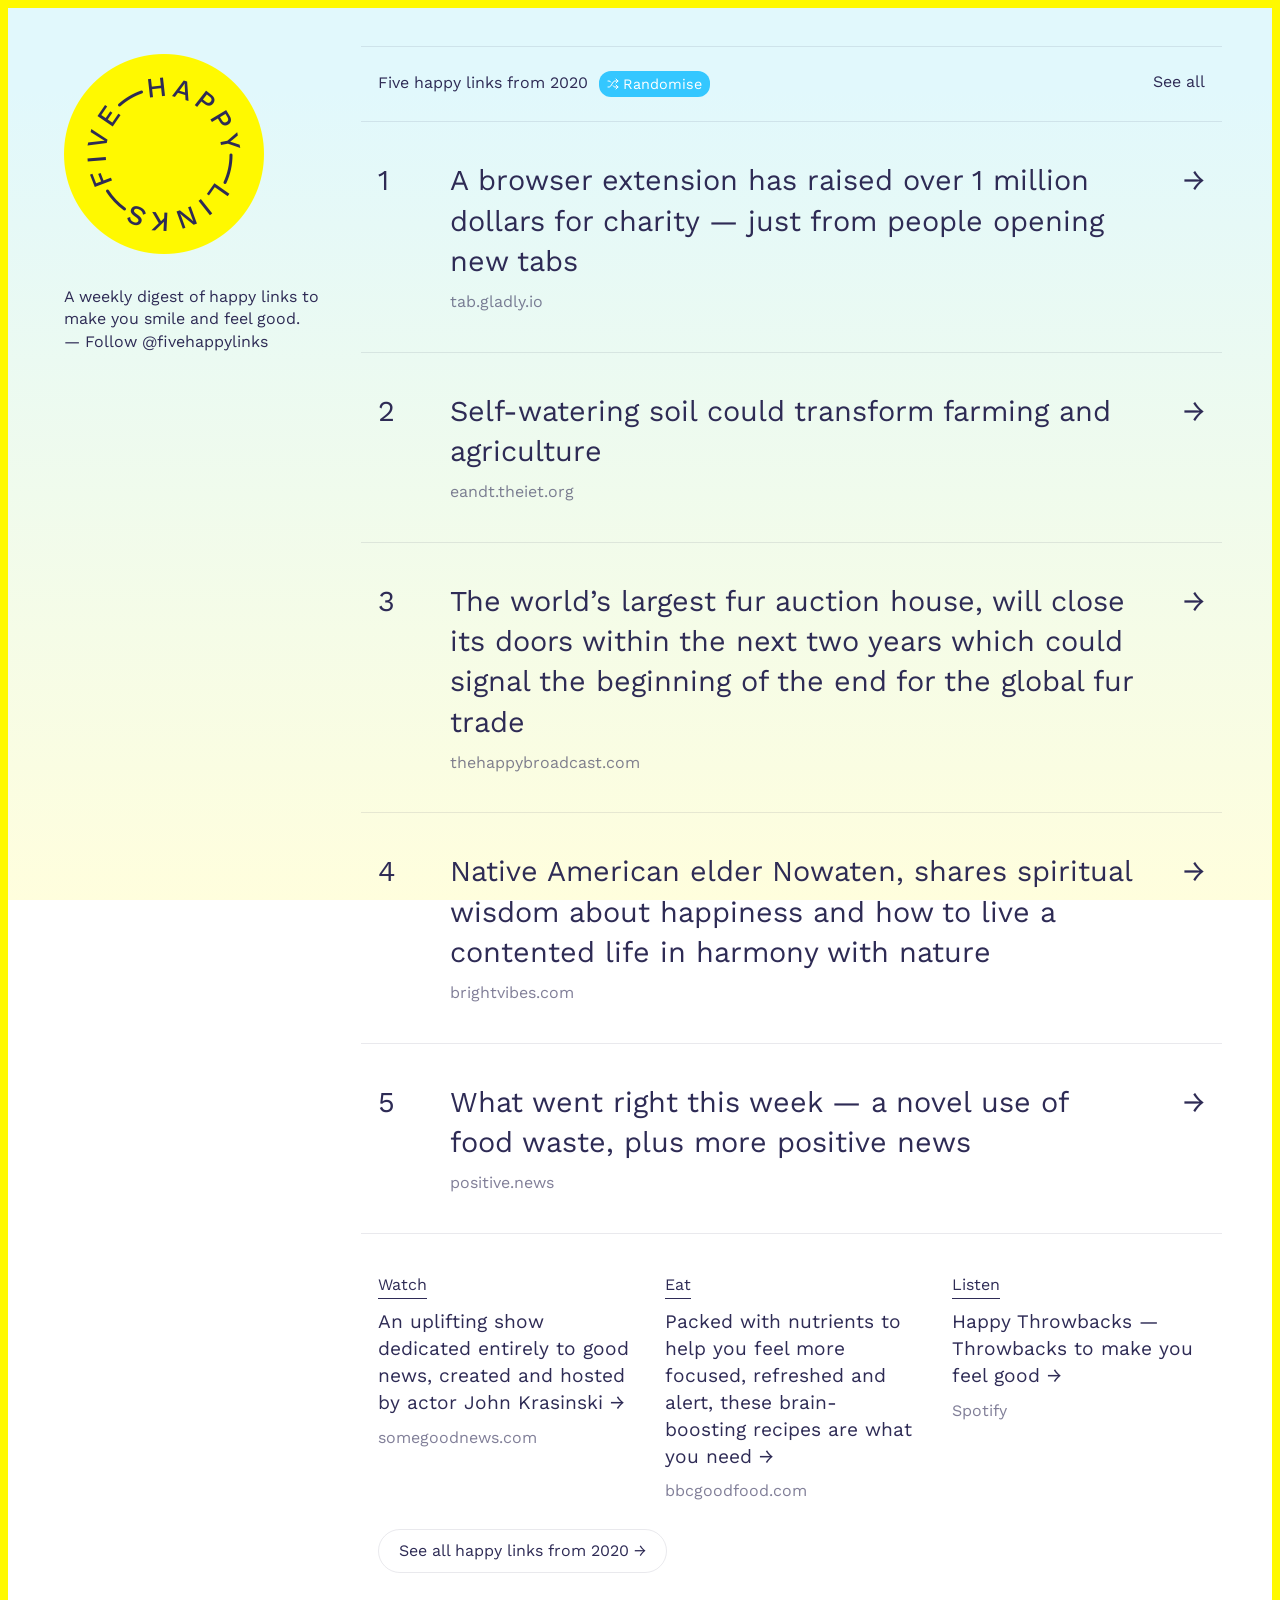
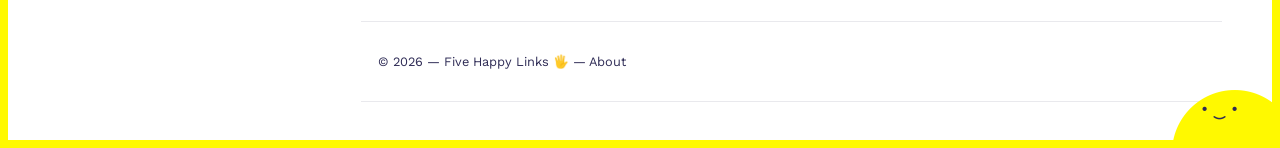
<file: index.html>
<!doctype html>
<html class="no-js" lang="">
<head>
    <meta charset="utf-8">
    <title>Five Happy Links — Weekly digest of happy links and things to make you smile and feel good</title>
    <meta name="description" content="A weekly digest of happy links to make you smile and feel good">
    <meta name="viewport" content="width=device-width, initial-scale=1">

    <link href="https://fivehappylinks.com" rel="canonical">

    <meta content="https://fivehappylinks.com" property="og:url">
    <meta content="website" property="og:type">
    <meta content="Five Happy Links" property="og:title">
    <meta content="A weekly digest of happy links to make you smile and feel good" property="og:description">
    <meta content="https://fivehappylinks.com/img/social.png" property="og:image">
    <meta content="1200" property="og:image:width">
    <meta content="630" property="og:image:height">
    <!-- twitter -->
    <meta name="twitter:card" content="summary_large_image">
    <meta name="twitter:site" content="@fivehappylinks">
    <meta name="twitter:creator" content="@fivehappylinks">
    <meta name="twitter:title" content="Five Happy Links">
    <meta name="twitter:description" content="A weekly digest of happy links to make you smile and feel good">
    <meta name="twitter:image" content="https://fivehappylinks.com/img/social.png">

    <!-- favicons -->
    <link rel="apple-touch-icon" sizes="180x180" href="apple-touch-icon.png">
    <link rel="icon" type="image/png" sizes="32x32" href="favicon-32x32.png">
    <link rel="icon" type="image/png" sizes="16x16" href="favicon-16x16.png">
    <link rel="manifest" href="site.webmanifest">
    <link rel="mask-icon" href="safari-pinned-tab.svg" color="#5bbad5">
    <meta name="msapplication-TileColor" content="#e1f8fc">
    <meta name="theme-color" content="#e1f8fc">

    <!-- css -->
    <link rel="stylesheet" href="css/normalize.css">
    <link rel="stylesheet" href="css/main.css">

    <!-- fonts -->
    <link href="https://fonts.googleapis.com/css2?family=Work+Sans&display=swap" rel="stylesheet">
</head>

<body>
    <!--[if IE]>
    <p class="browserupgrade">You are using an <strong>outdated</strong> browser. Please <a href="https://browsehappy.com/">upgrade your browser</a> to improve your experience and security.</p>
  <![endif]-->

    <div class="container">
        <!-- Main Content Row -->
        <div class="row">

            <div class="col-3-l">

                <div class="row">

                    <div class="col-2 col-3-sm col-12-l">
                        <div class="logo">
                            <a href="./" title="Five Happy Links Home Page"><img class="rotate" src="img/logo.png" onmouseover="this.src='img/logo-hover.png';" onmouseout="this.src='img/logo.png';" alt="Five Happy Links Logo"></a>

                        </div>
                    </div>

                    <div class="col-10 col-9-sm col-12-l">

                        <p>A weekly digest of happy links to make you smile and feel good.
                            <br>— Follow <a href="https://twitter.com/fivehappylinks" target="_blank" title="Follow Five Happy Links on Twitter">@fivehappylinks</a></p>

                    </div>

                </div>
            </div>


            <div class="col-9-l">

                <div class="link-header row">
                    <div class="col-9 col-9-sm">
                        <p>Five happy links from 2020 <span class='newtag rounded hidden-sm'><a class='nobg randomise-link' href="./" title="Randomise happy links"><svg class="randomise-icon" xmlns="http://www.w3.org/2000/svg" width="12" height="12" viewBox="0 0 24 24" fill="none" stroke="currentColor" stroke-width="2" stroke-linecap="round" stroke-linejoin="round" aria-hidden="true"><path d="m18 14 4 4-4 4"/><path d="m18 2 4 4-4 4"/><path d="M2 18h1.973a4 4 0 0 0 3.3-1.7l5.454-8.6a4 4 0 0 1 3.3-1.7H22"/><path d="M2 6h1.972a4 4 0 0 1 3.6 2.2"/><path d="M22 18h-6.041a4 4 0 0 1-3.3-1.8l-.359-.45"/></svg><span>Randomise</span></a></span></p>
                    </div>

                    <div class="col-3 col-3-sm textalign-right">
                        <p>
                           <a href="2020.html" title="See all happy links from 2020">See all</a>
                        </p>
                    </div>

                </div>

					<!-- Random 2020 5 Happy links -->
                    <div id="happy-links"></div>
                    <!-- / 5 Happy links -->

								<!-- Featured -->
								<div class="happy-link row" id="featured-links">
								</div>
								<!-- / Featured -->




                                <!-- footer -->
                                <div class="footer row">
                                    <div class="col-12">
                                        <small>&copy; <span id="year"></span> — Five Happy Links 🖐 — <a href="about.html" title="About Five Happy Links">About</a></small>





                                    </div>



                                </div>
                                <!-- / footer -->




                            </div>
                            <!-- / Main Content Row -->




        </div>
        <!-- end container -->

	<!-- smiley face -->
	<div class="face">
		<img class="move" src="img/face.png" width="100" height="50" alt="Five Happy Links Logo">
	</div>
	<!-- / smiley face -->

        <!-- Scripts -->

        <script src="js/vendor/modernizr-3.8.0.min.js"></script>
        <script src="https://code.jquery.com/jquery-3.4.1.min.js" integrity="sha256-CSXorXvZcTkaix6Yvo6HppcZGetbYMGWSFlBw8HfCJo=" crossorigin="anonymous"></script>
        <script>
            window.jQuery || document.write('<script src="js/vendor/jquery-3.4.1.min.js"><\/script>')
        </script>
        <script src="js/plugins.js"></script>
        <script src="js/render.js"></script>
        <!--<script src="js/main.js"></script>-->
        <!-- twitter -->
        <script>
            ! function(d, s, id) {
                var js, fjs = d.getElementsByTagName(s)[0],
                    p = /^http:/.test(d.location) ? 'http' : 'https';
                if (!d.getElementById(id)) {
                    js = d.createElement(s);
                    js.id = id;
                    js.src = p + '://platform.twitter.com/widgets.js';
                    fjs.parentNode.insertBefore(js, fjs);
                }
            }(document, 'script', 'twitter-wjs');
        </script>
        <!-- Global site tag (gtag.js) - Google Analytics -->
        <script async src="https://www.googletagmanager.com/gtag/js?id=UA-546243-7"></script>
        <script>
            window.dataLayer = window.dataLayer || [];

            function gtag() {
                dataLayer.push(arguments);
            }
            gtag('js', new Date());

            gtag('config', 'UA-546243-7');
        </script>

        <!-- end Scripts -->

</body>

</html>
</file>
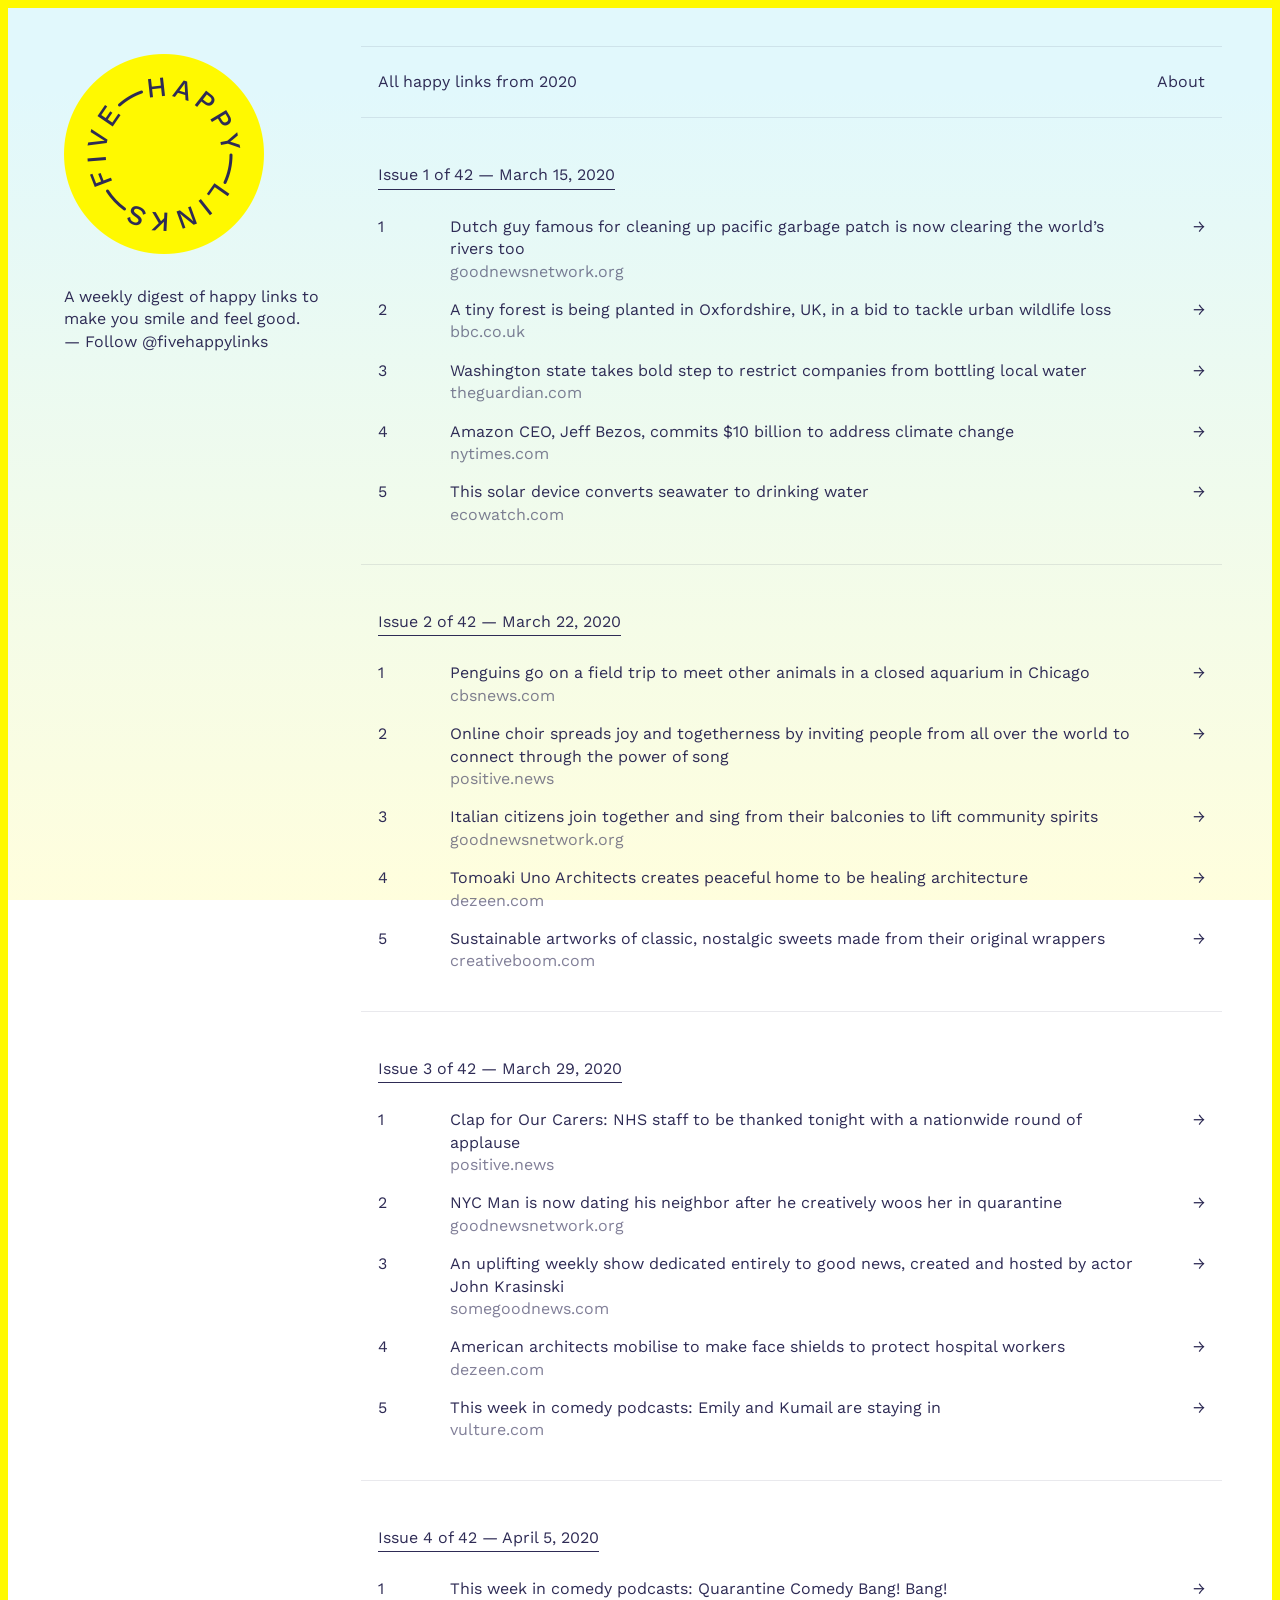
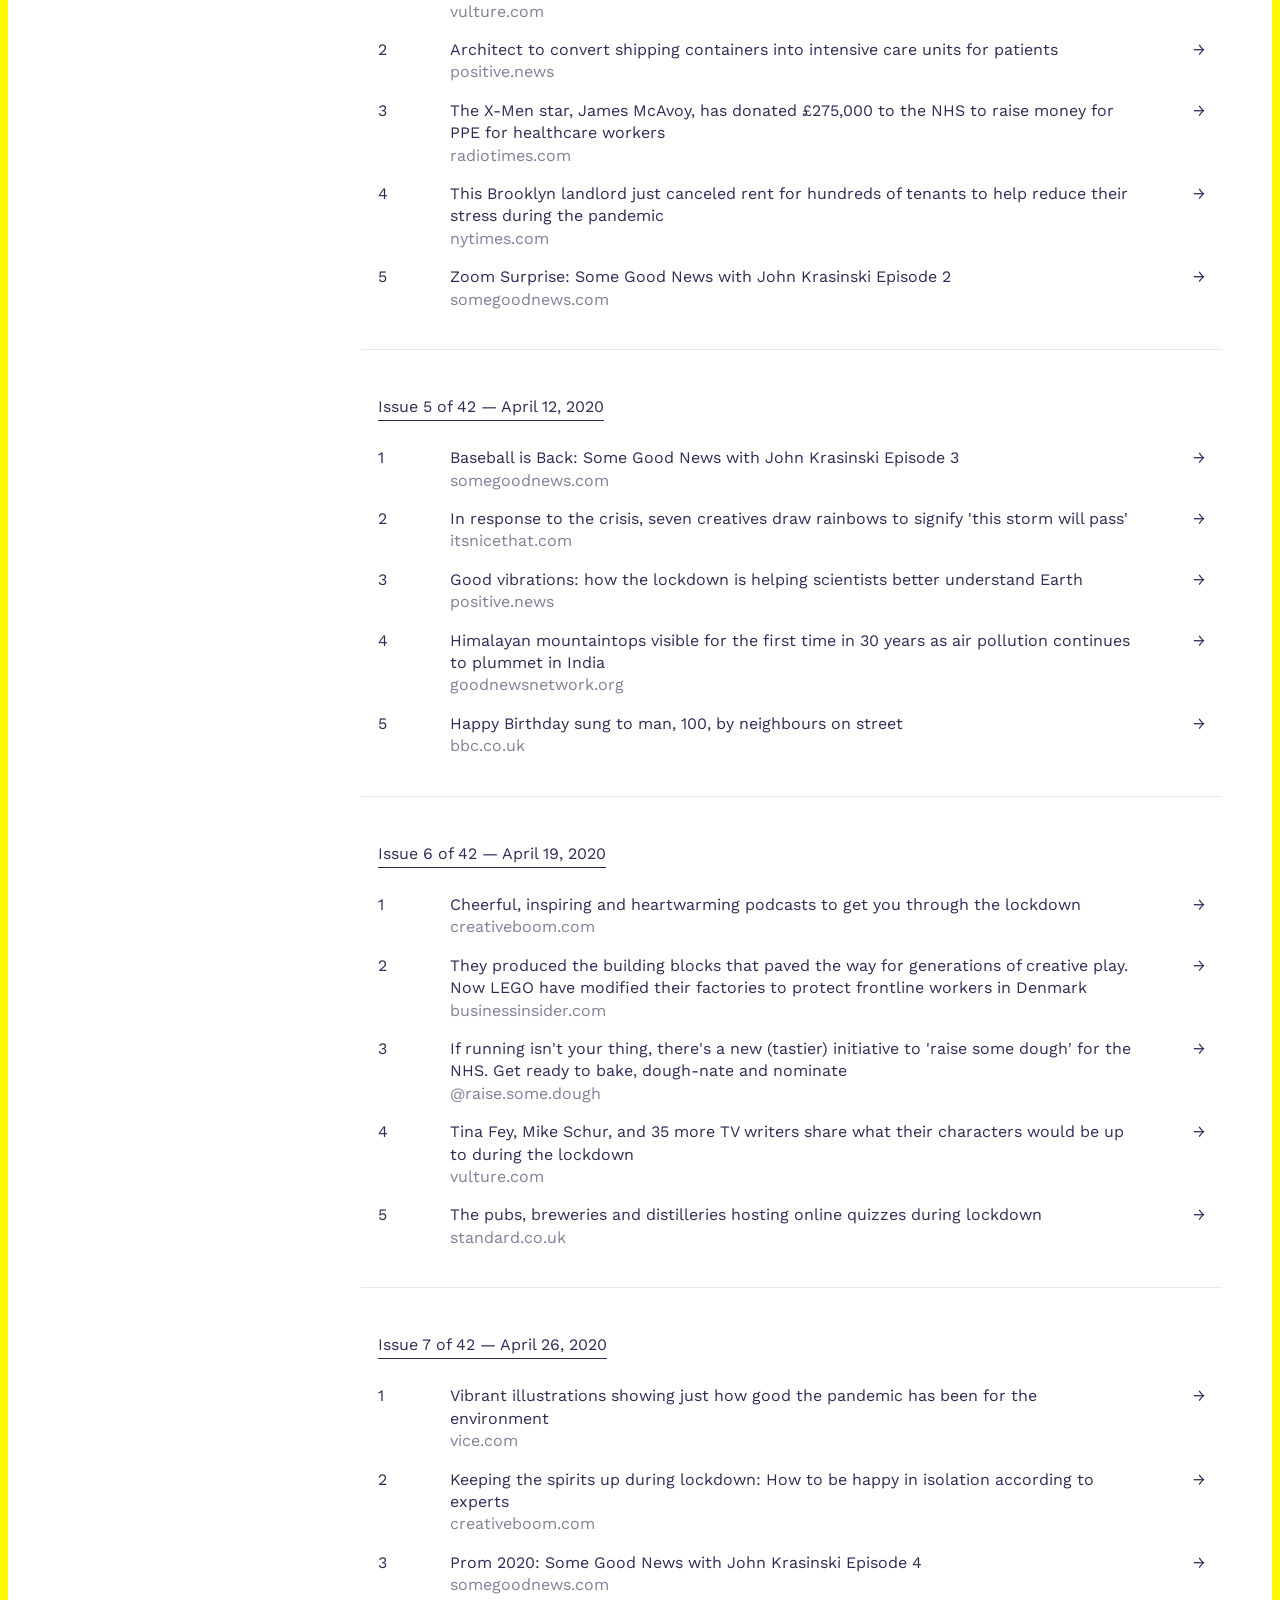
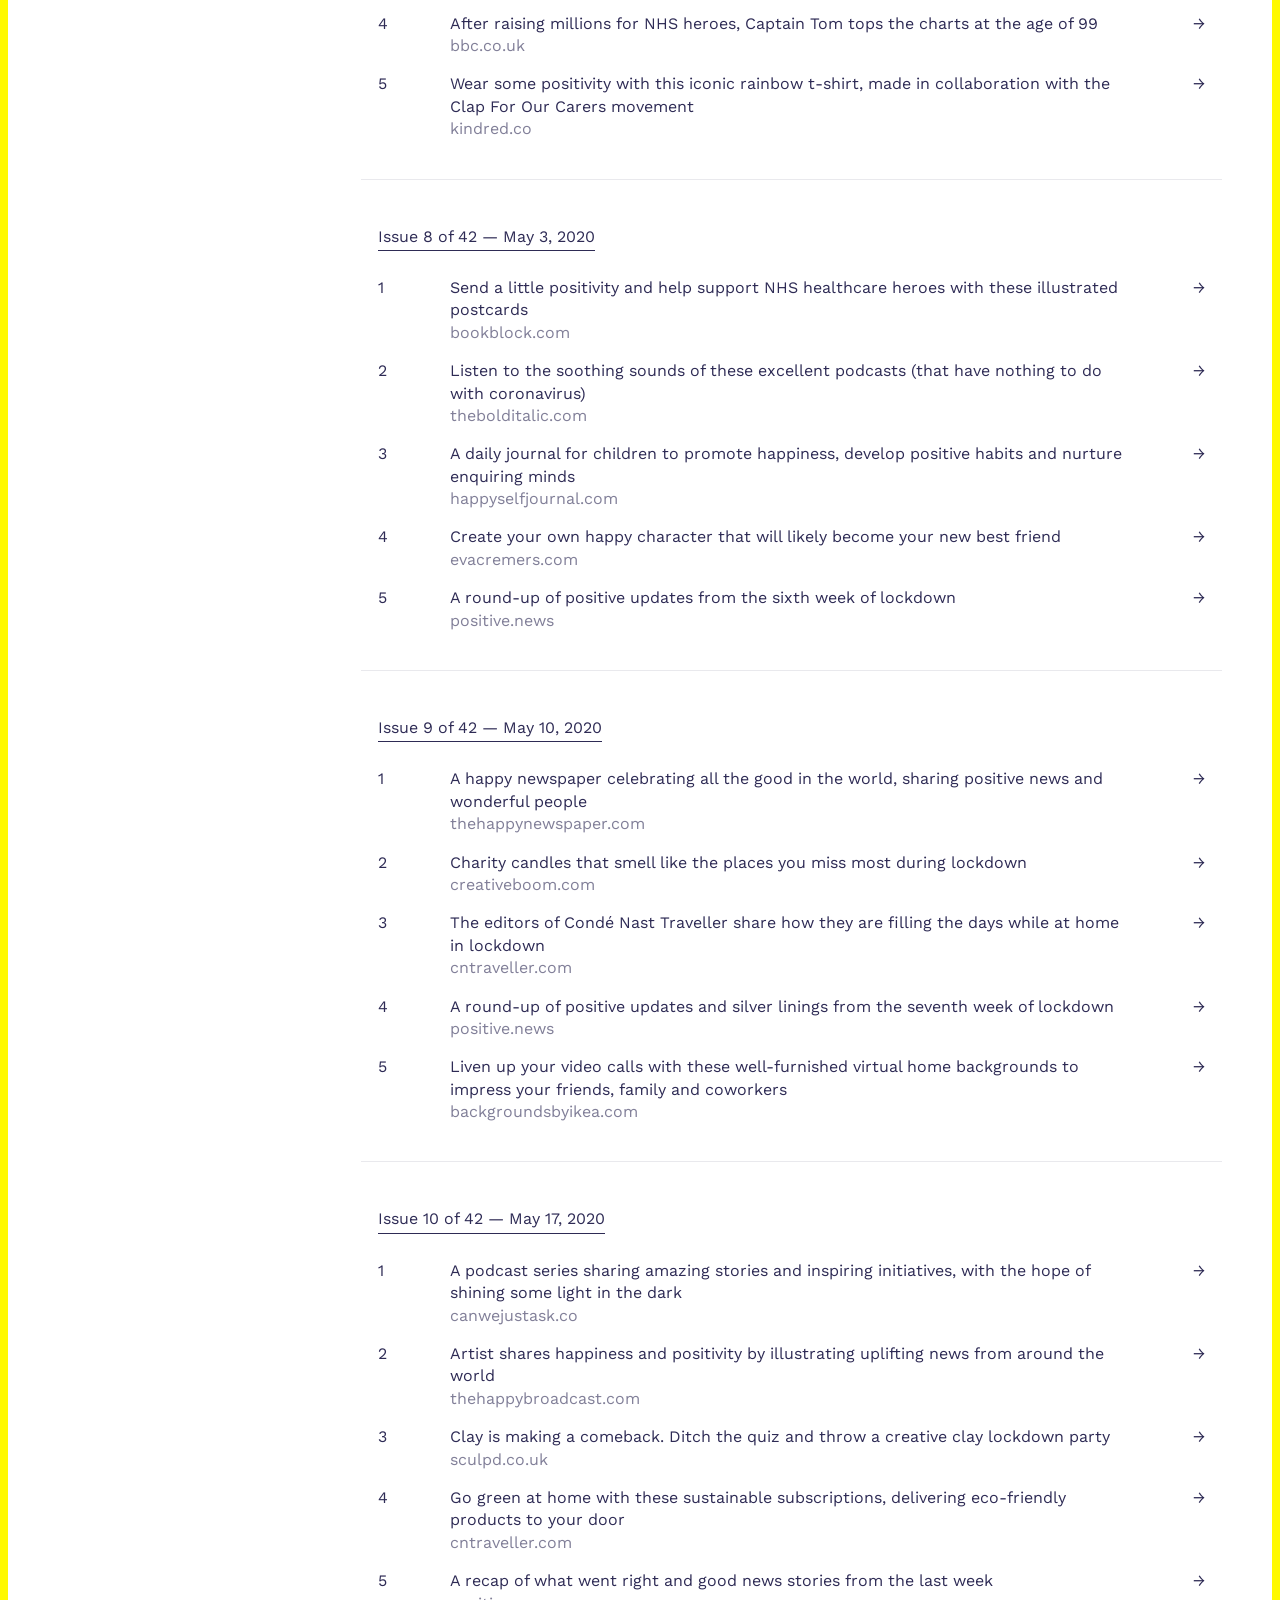
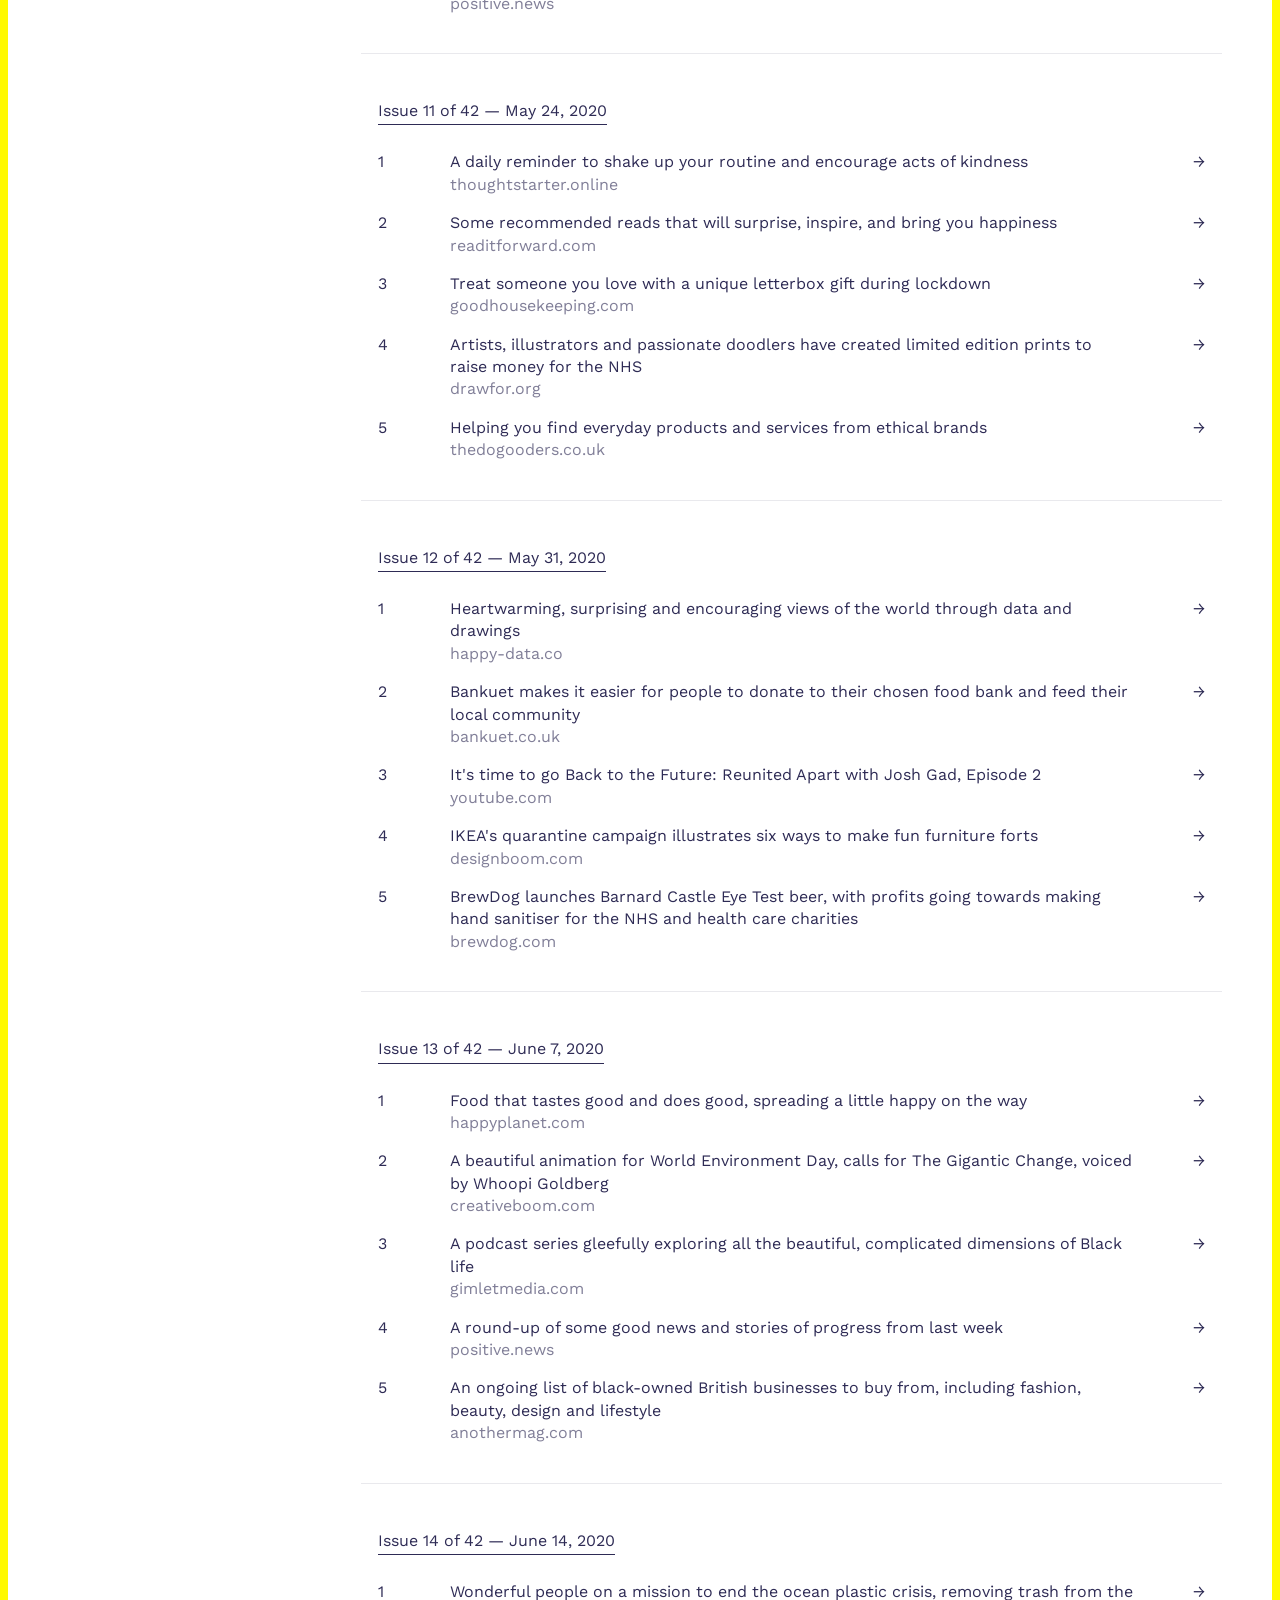
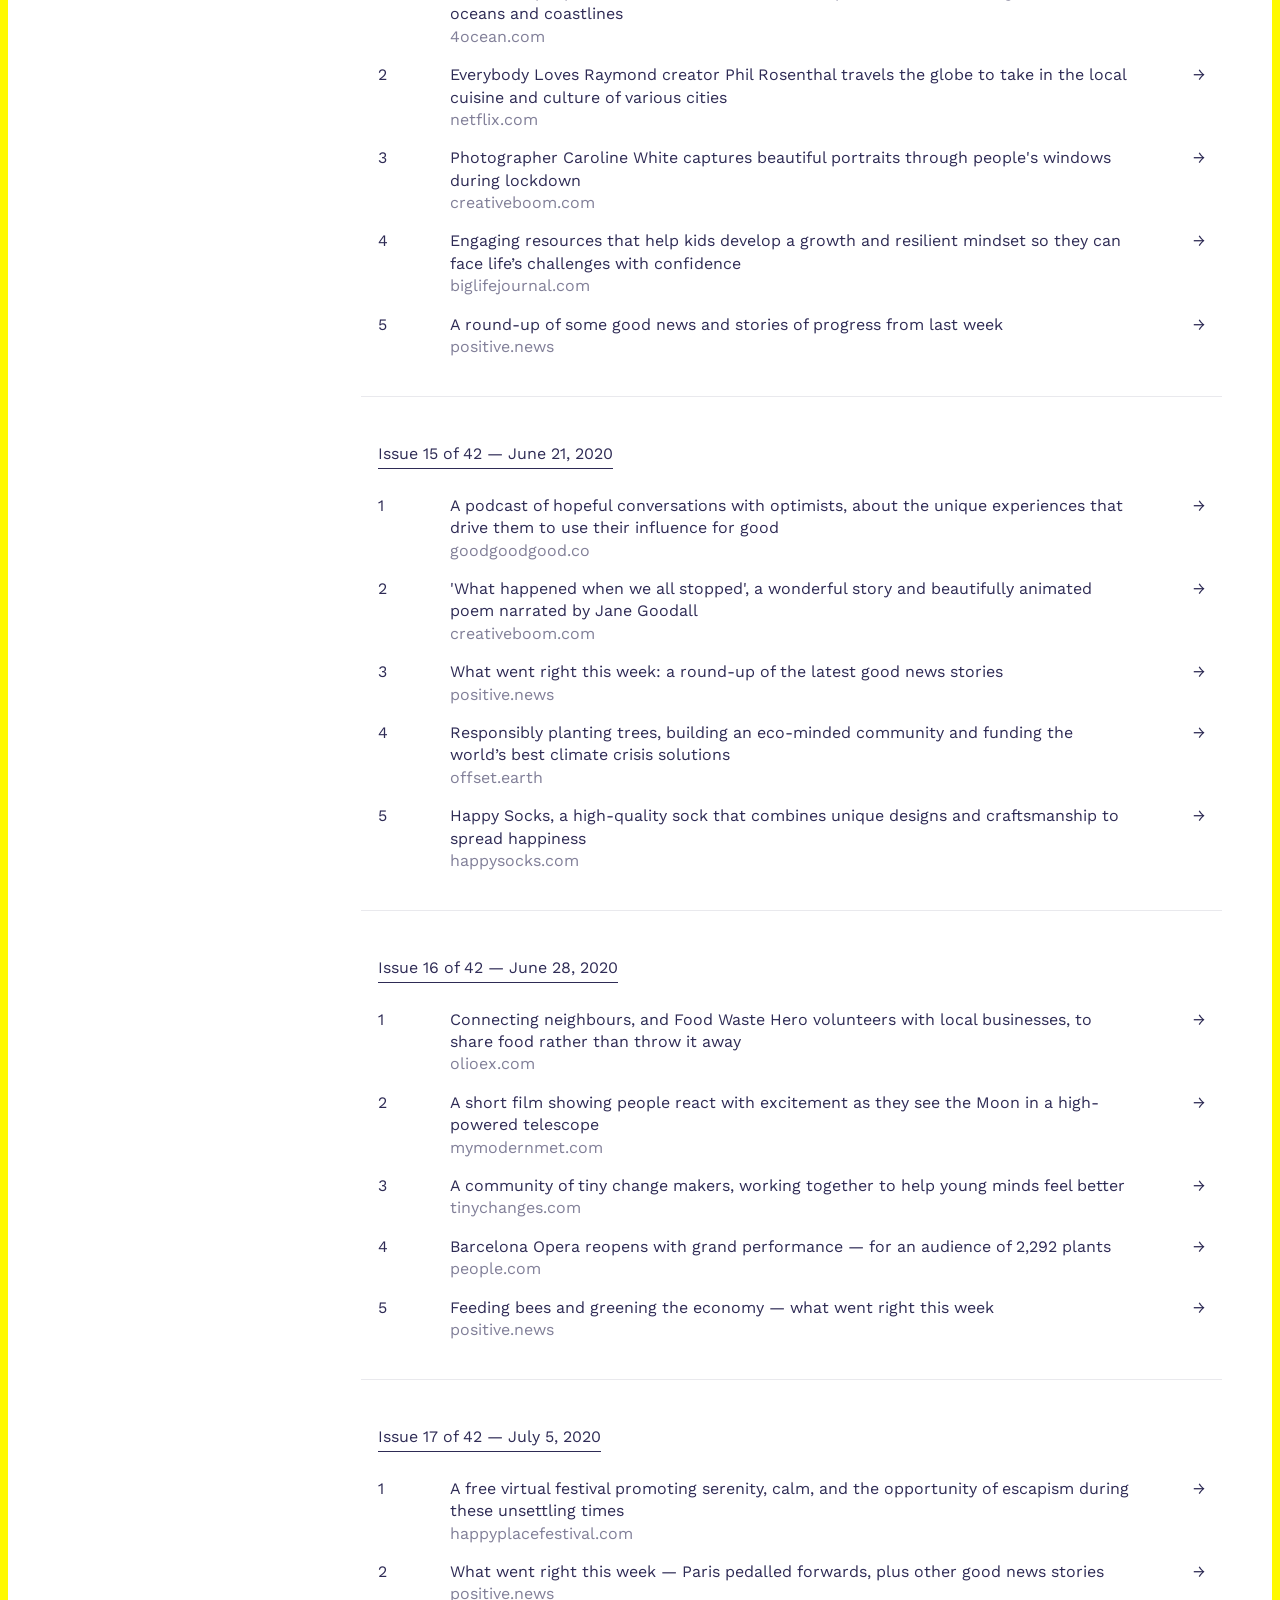
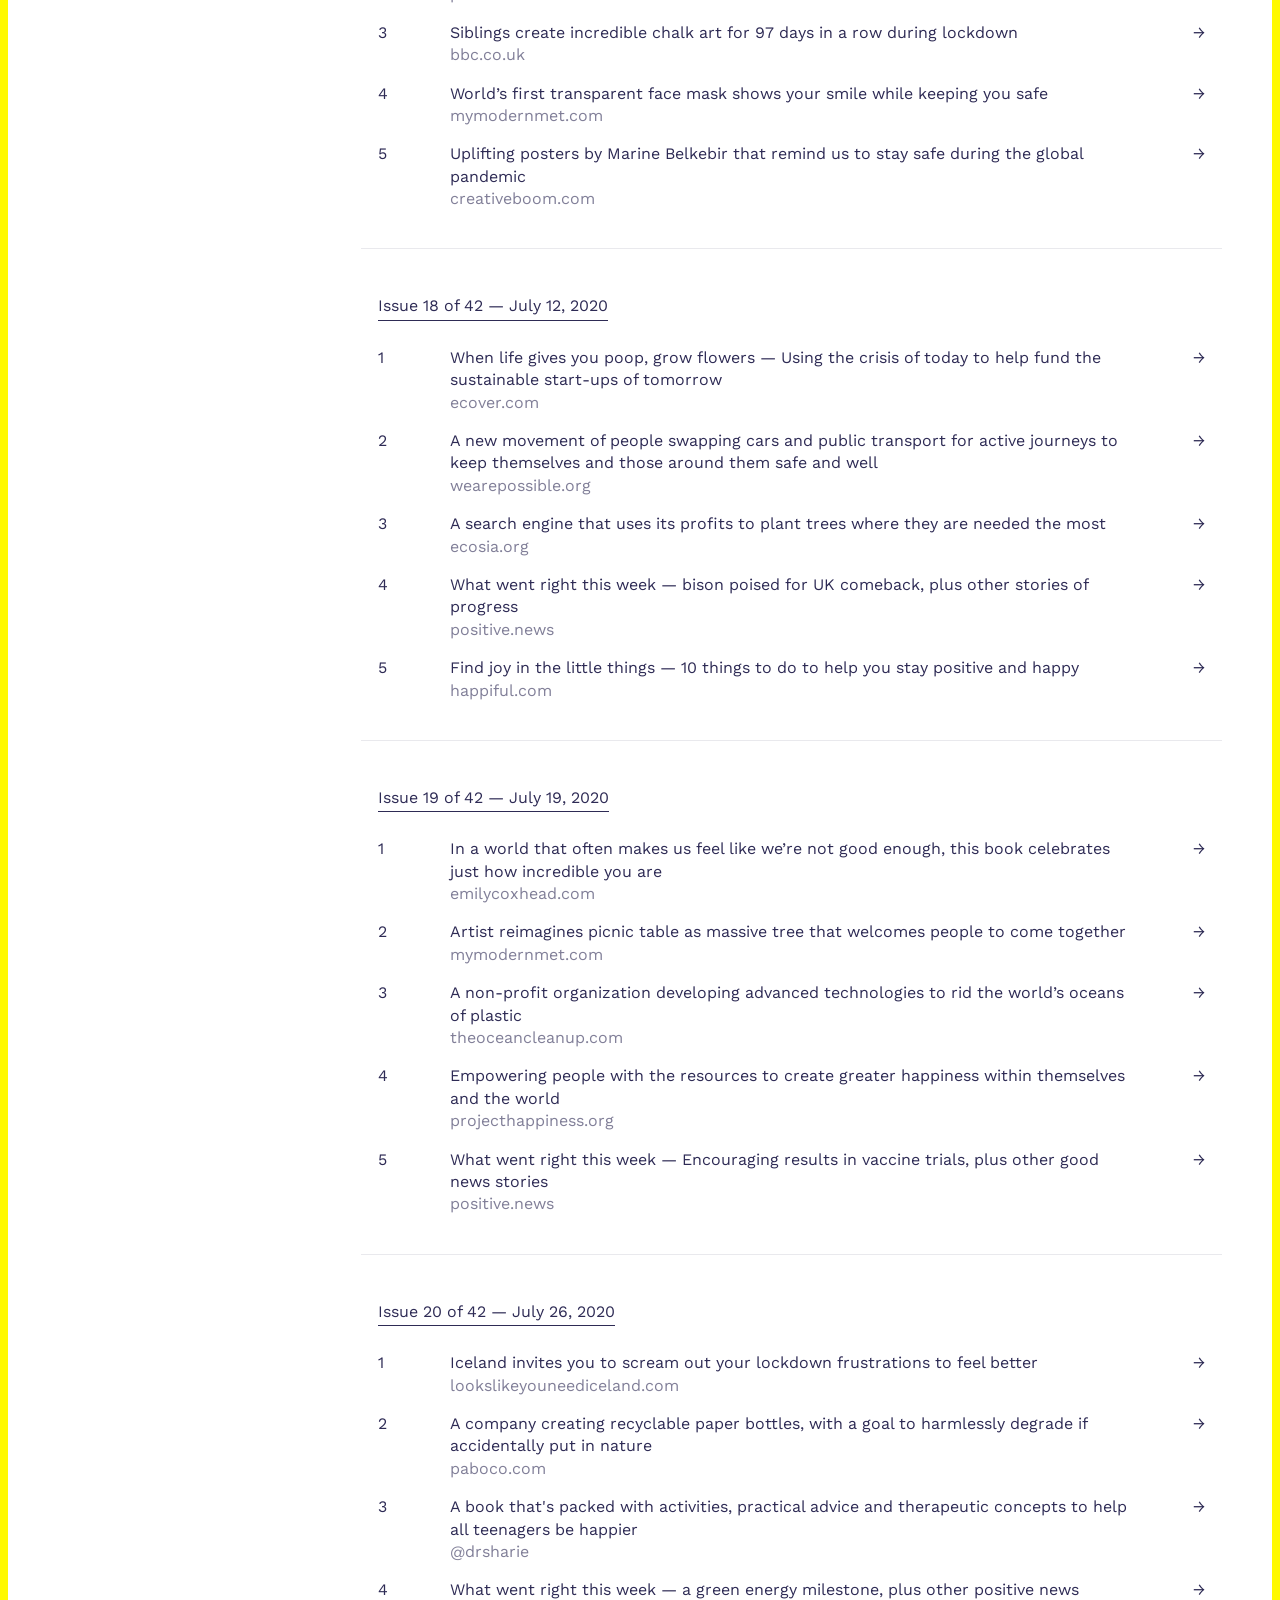
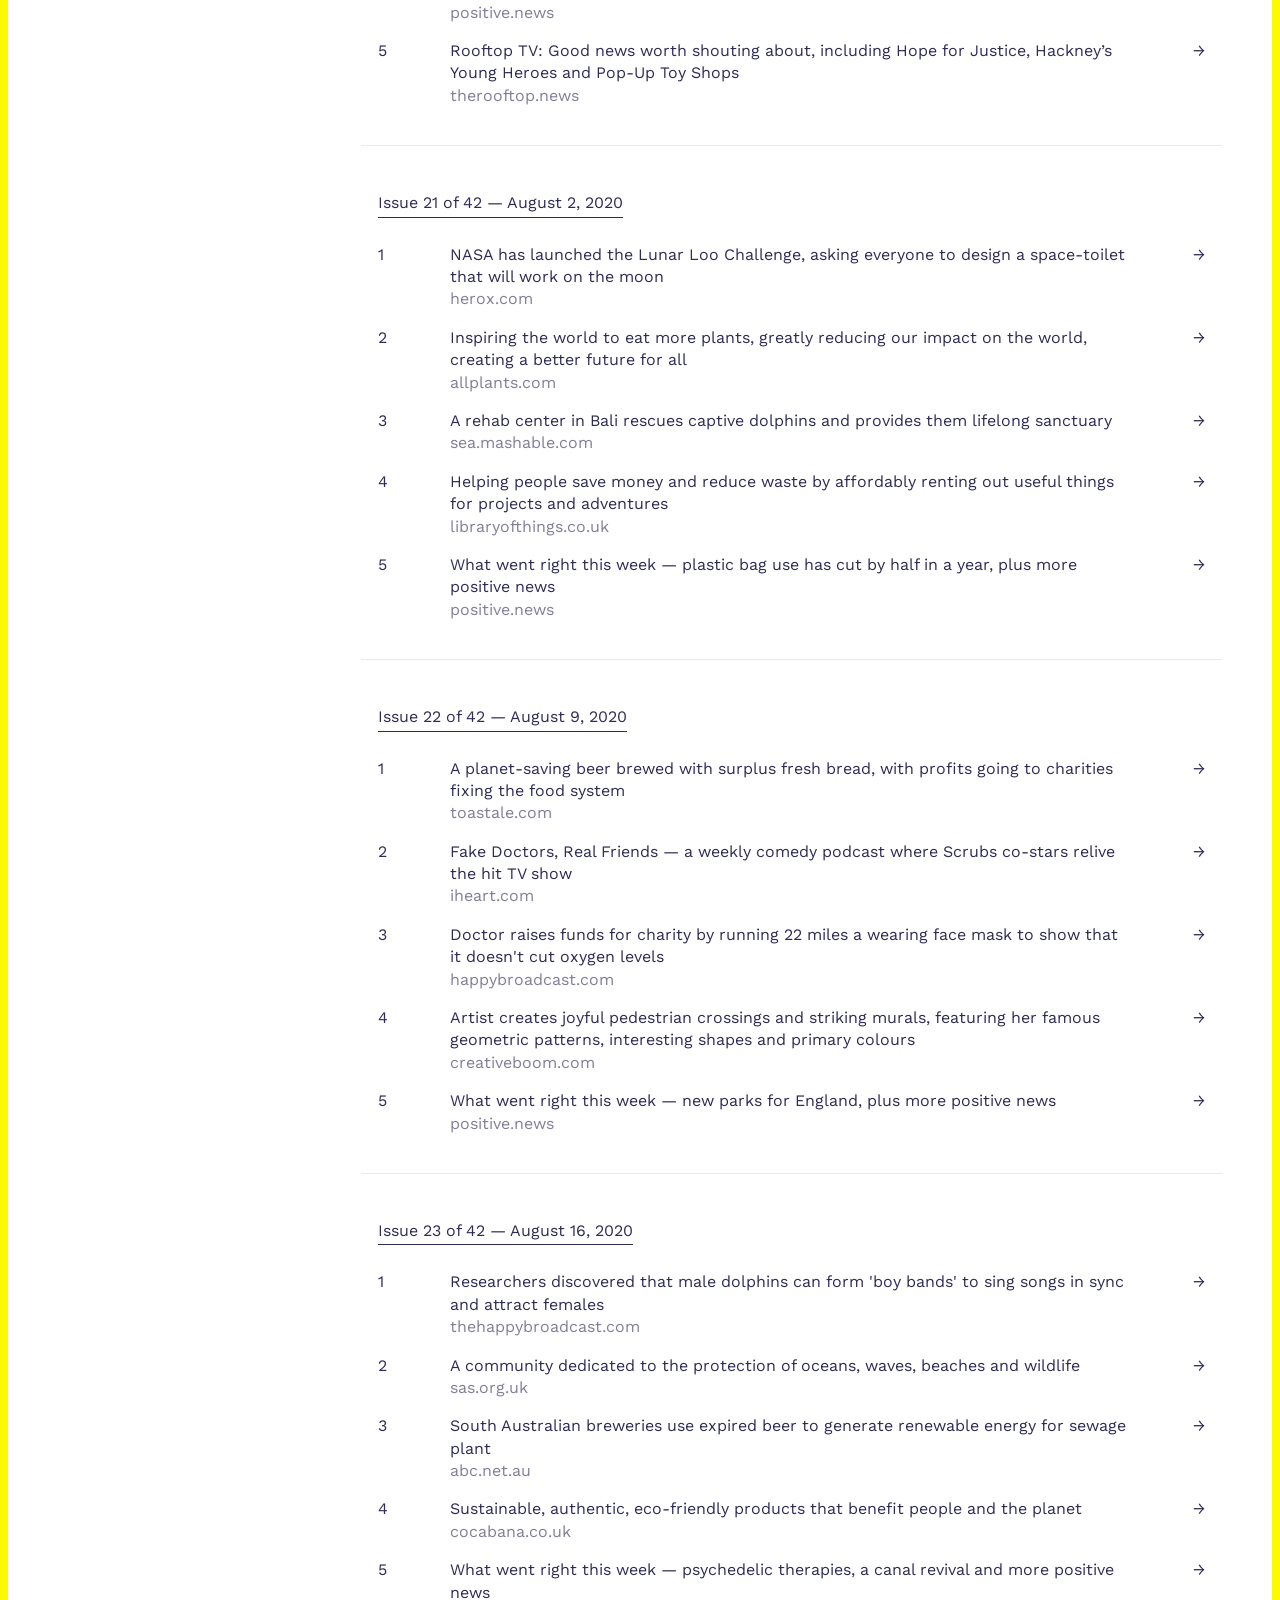
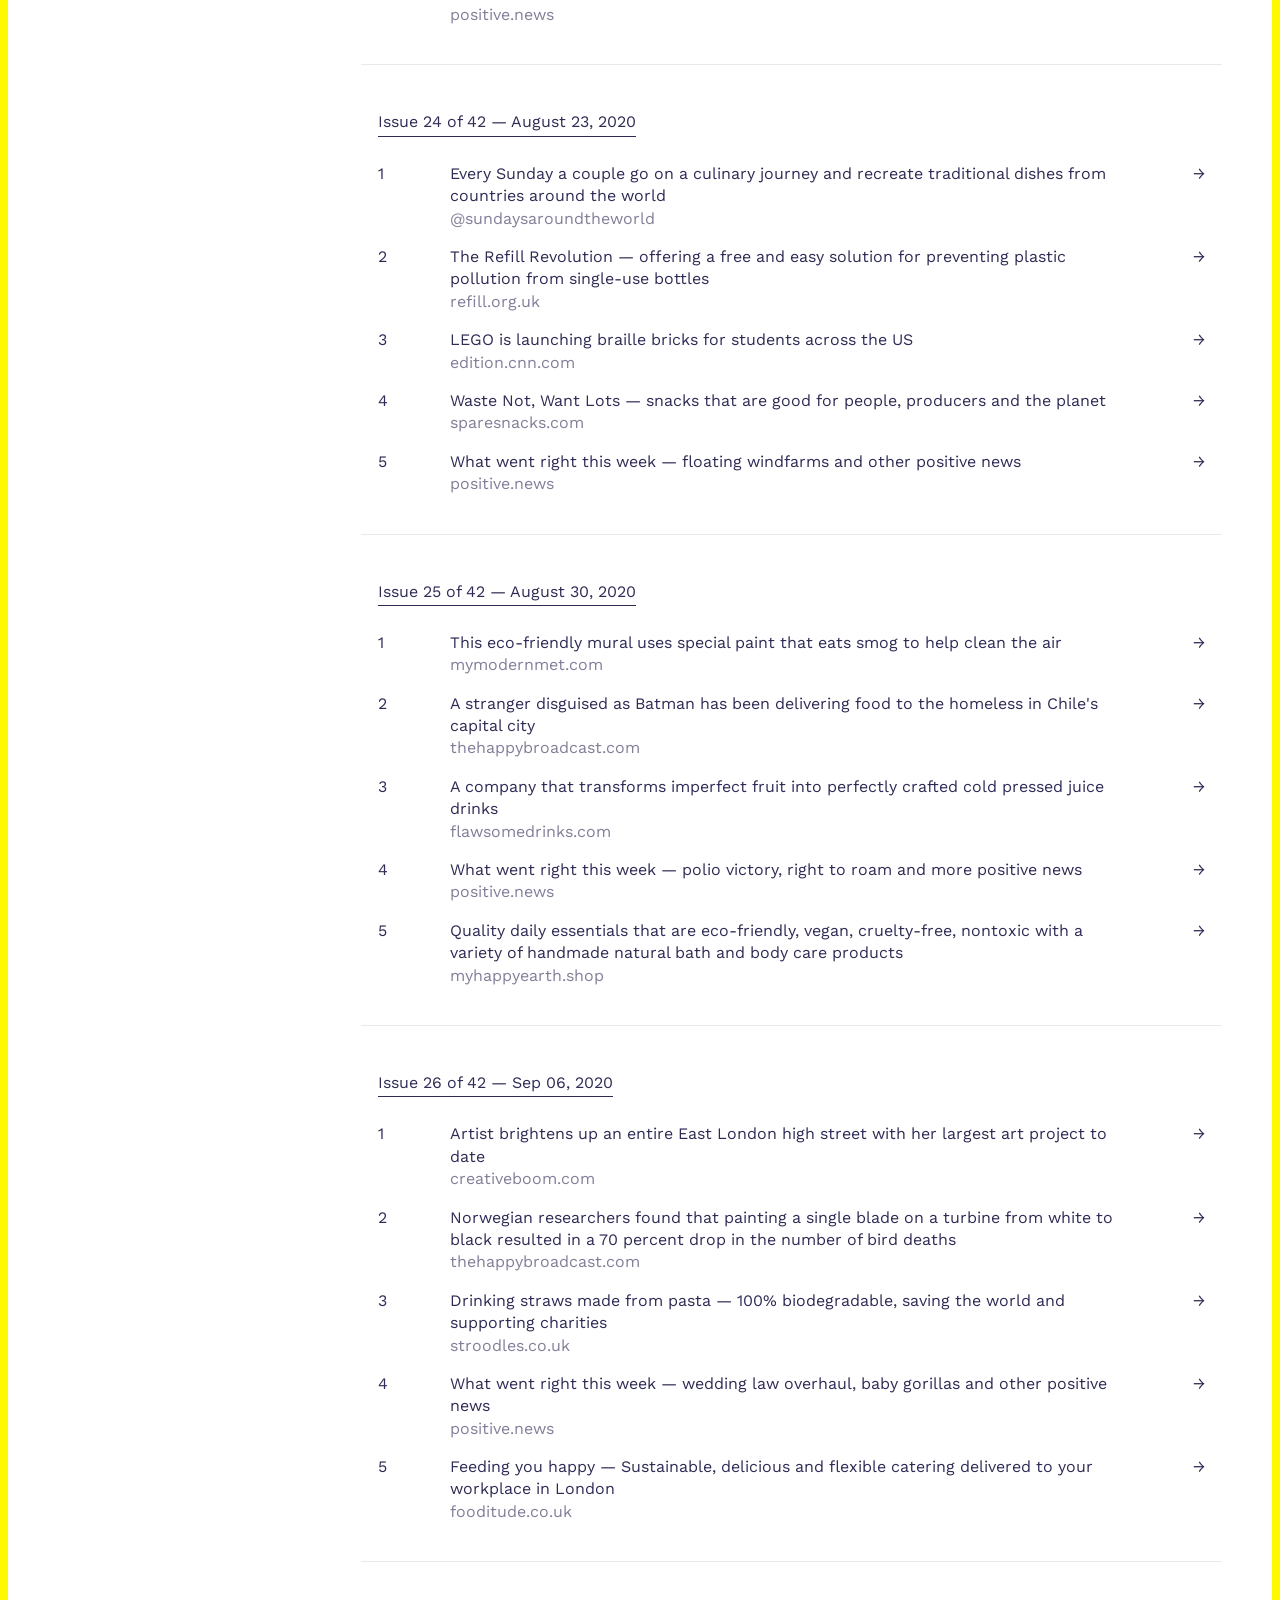
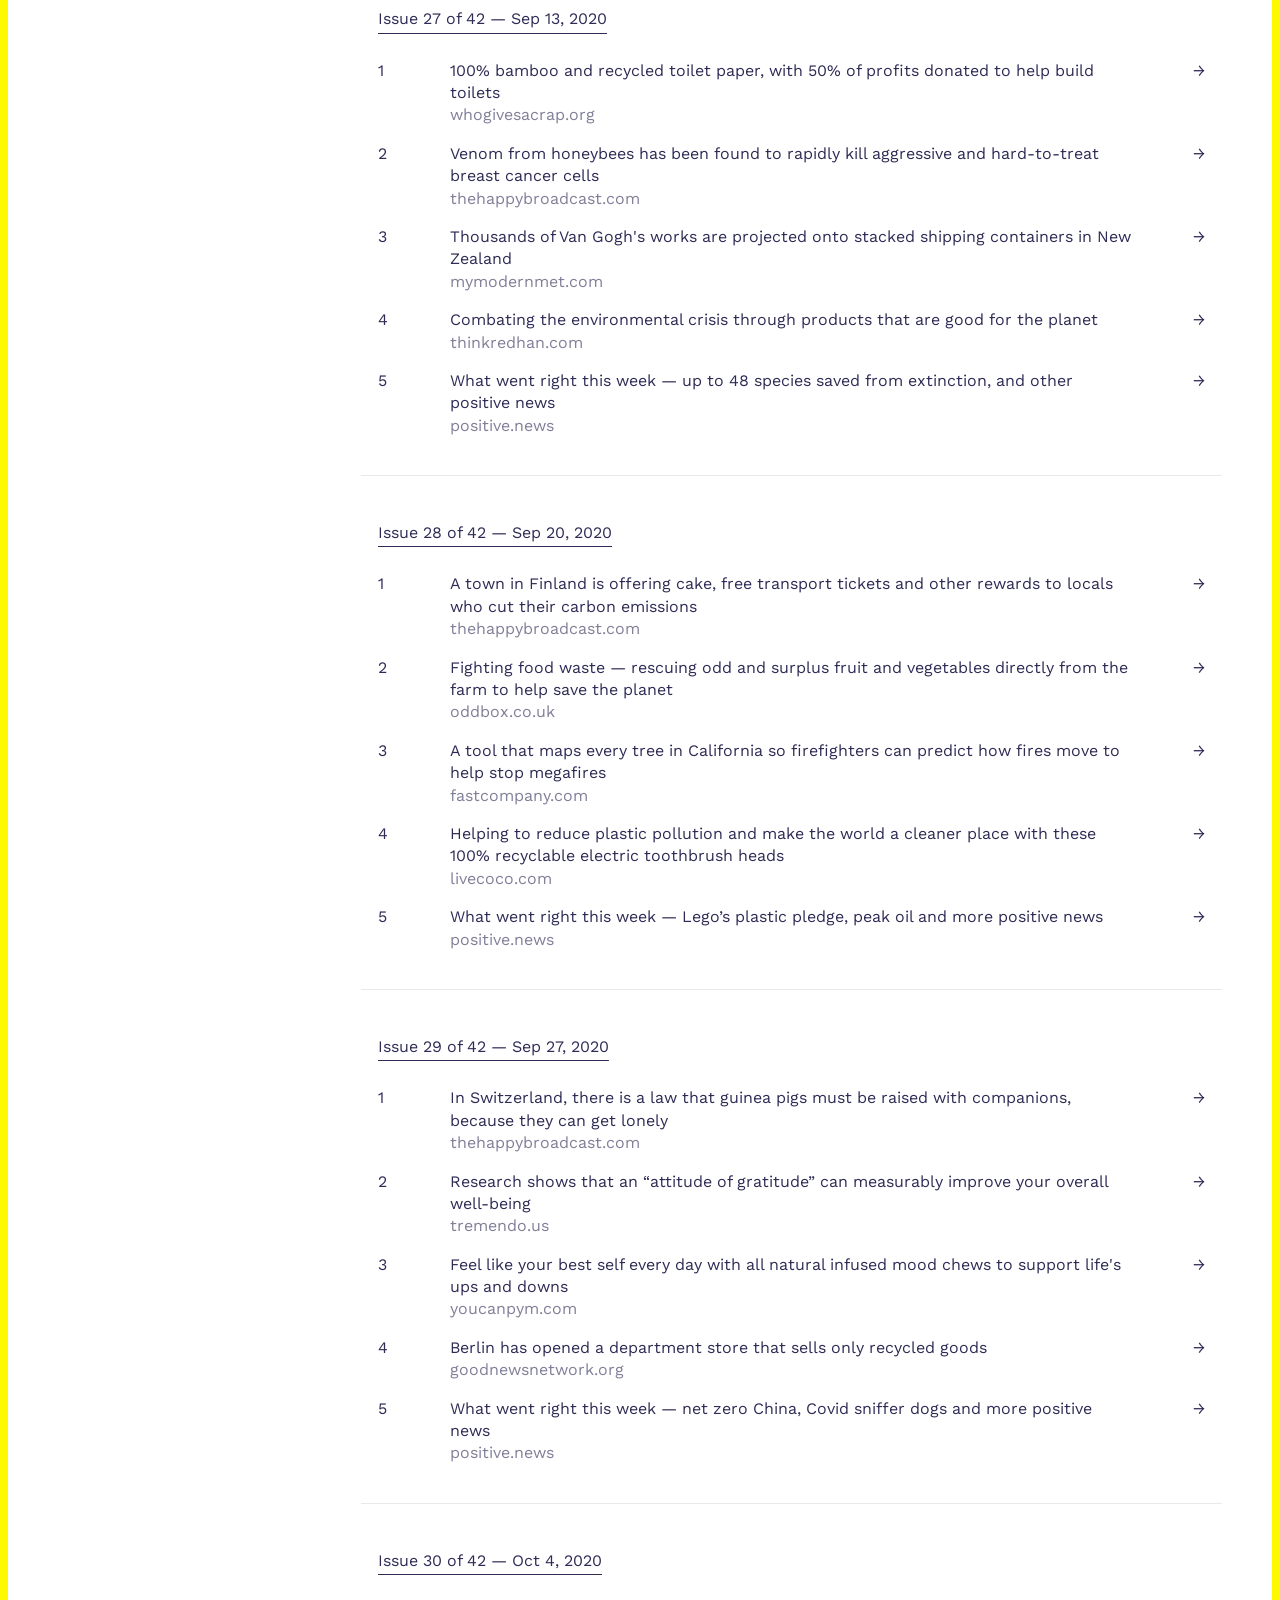
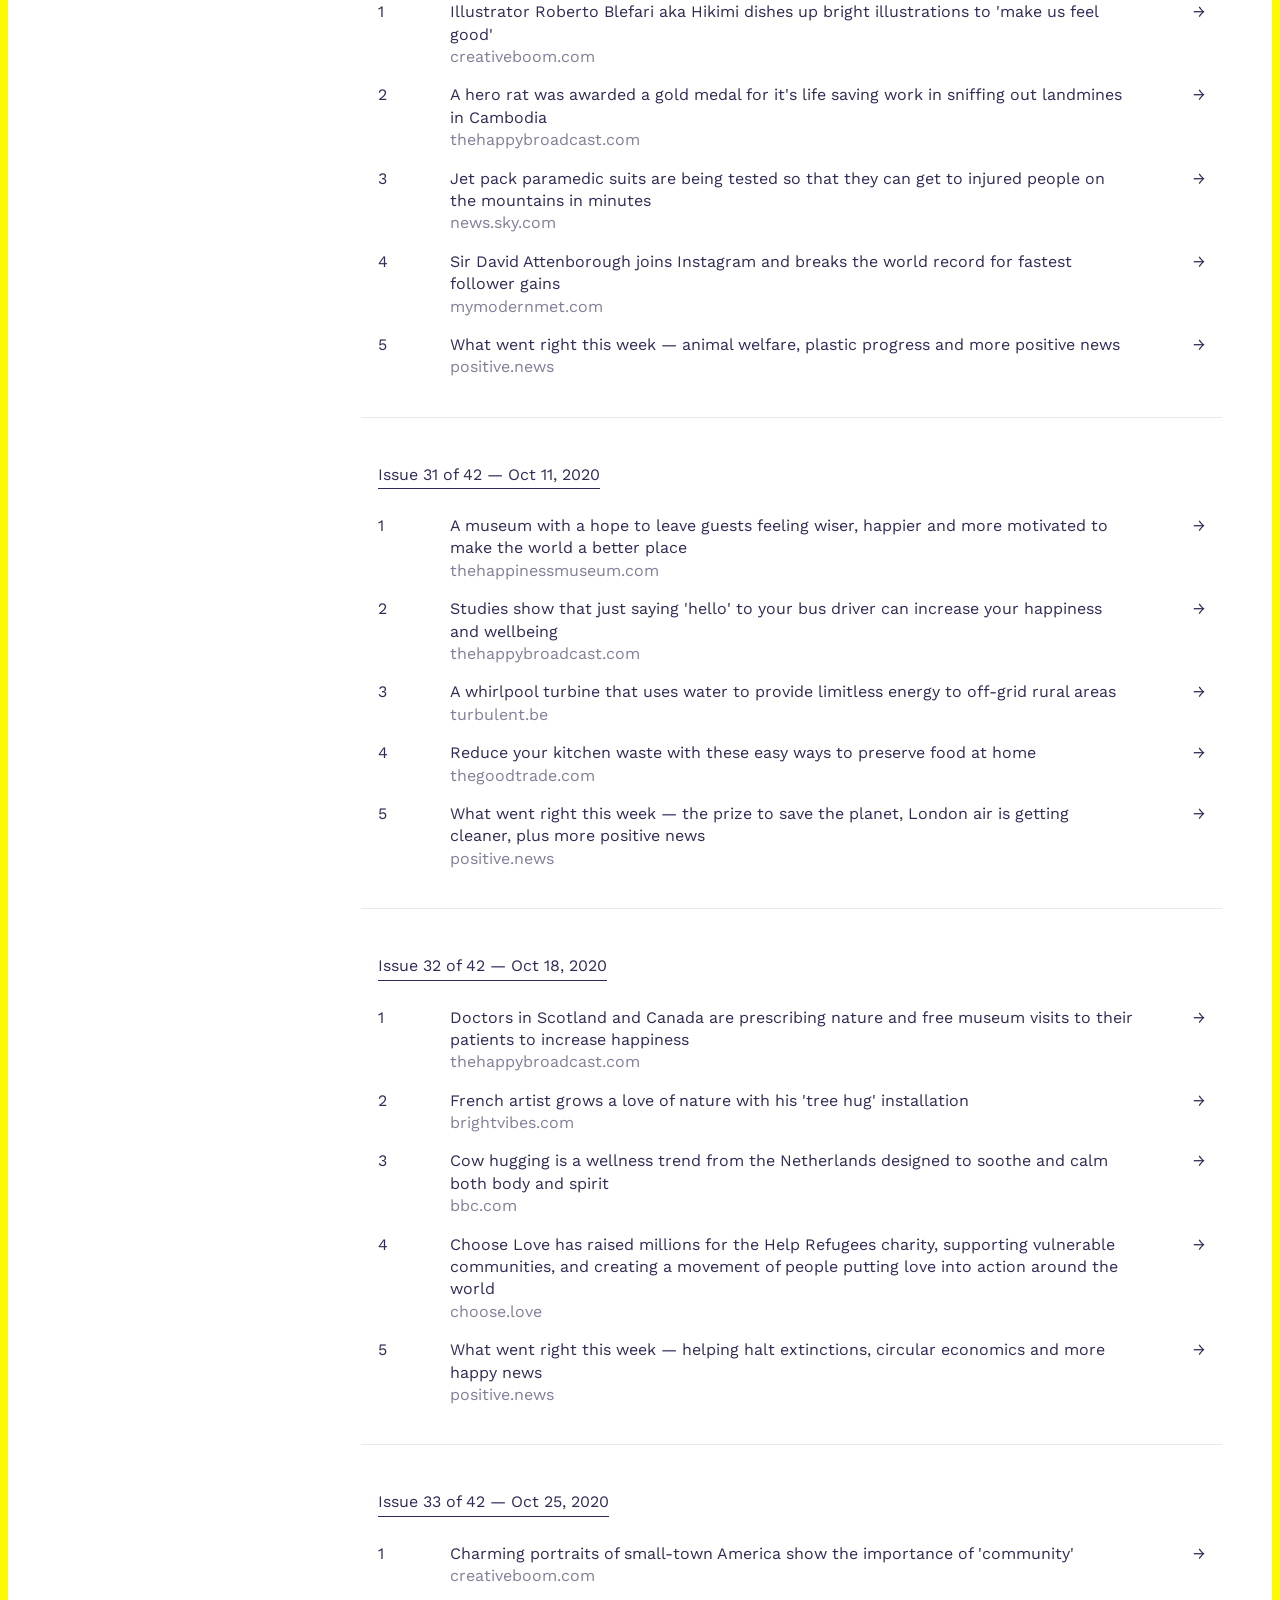
<file: 2020.html>
<!doctype html>
<html class="no-js" lang="">
<head>
    <meta charset="utf-8">
    <title>Five Happy Links — Year 2020 Round Up</title>
    <meta name="description" content="A weekly digest of happy links to make you smile and feel good">
    <meta name="viewport" content="width=device-width, initial-scale=1">

    <link href="https://fivehappylinks.com" rel="canonical">

    <meta content="https://fivehappylinks.com" property="og:url">
    <meta content="website" property="og:type">
    <meta content="Five Happy Links" property="og:title">
    <meta content="A weekly digest of happy links to make you smile and feel good" property="og:description">
    <meta content="https://fivehappylinks.com/img/social.png" property="og:image">
    <meta content="1200" property="og:image:width">
    <meta content="630" property="og:image:height">
    <!-- twitter -->
    <meta name="twitter:card" content="summary_large_image">
    <meta name="twitter:site" content="@fivehappylinks">
    <meta name="twitter:creator" content="@fivehappylinks">
    <meta name="twitter:title" content="Five Happy Links">
    <meta name="twitter:description" content="A weekly digest of happy links to make you smile and feel good">
    <meta name="twitter:image" content="https://fivehappylinks.com/img/social.png">

    <!-- favicons -->
    <link rel="apple-touch-icon" sizes="180x180" href="apple-touch-icon.png">
    <link rel="icon" type="image/png" sizes="32x32" href="favicon-32x32.png">
    <link rel="icon" type="image/png" sizes="16x16" href="favicon-16x16.png">
    <link rel="manifest" href="site.webmanifest">
    <link rel="mask-icon" href="safari-pinned-tab.svg" color="#5bbad5">
    <meta name="msapplication-TileColor" content="#e1f8fc">
    <meta name="theme-color" content="#e1f8fc">

    <!-- css -->
    <link rel="stylesheet" href="css/normalize.css">
    <link rel="stylesheet" href="css/main.css">

    <!-- fonts -->
    <link href="https://fonts.googleapis.com/css2?family=Work+Sans&display=swap" rel="stylesheet">
</head>

<body>
    <!--[if IE]>
    <p class="browserupgrade">You are using an <strong>outdated</strong> browser. Please <a href="https://browsehappy.com/">upgrade your browser</a> to improve your experience and security.</p>
  <![endif]-->
					
    <div class="container">
        <!-- Main Content Row -->
        <div class="row">

            <div class="col-3-l">

                <div class="row">

                    <div class="col-2 col-3-sm col-12-l">
                        <div class="logo">
                            <a href="./" title="Five Happy Links Home Page"><img class="rotate" src="img/logo.png" onmouseover="this.src='img/logo-hover.png';" onmouseout="this.src='img/logo.png';" alt="Five Happy Links Logo"></a>

                        </div>
                    </div>

                    <div class="col-10 col-9-sm col-12-l">

                        <p>A weekly digest of happy links to make you smile and feel good.
                            <br>— Follow <a href="https://twitter.com/fivehappylinks" target="_blank" title="Follow Five Happy Links on Twitter">@fivehappylinks</a></p>

                    </div>

                </div>
            </div>
            <div class="col-9-l">

                <div class="link-header row">
                    <div class="col-6 col-9-sm">
                        <p>All happy links from 2020</p>
                    </div>
                    <div class="col-6 col-3-sm textalign-right">
                        <p>
                           <a href="about.html" title="About five happy links">About</a>
                        </p>
                    </div>
                </div>

                 <!-- reverse feed -->
                 <div id="archive-links"></div>
                 <!-- / Last week's 5 Happy links -->	
							   
						
									


                                <!-- footer -->
                                <div class="footer row">
                                    <div class="col-12">
                                        <small>&copy; <span id="year"></span> — Five Happy Links 🖐 — <a href="about.html" title="About Five Happy Links">About</a></small>
										
										
										
										
										
                                    </div>
									
								
									
                                </div>
                                <!-- / footer -->
								
								
								

                            </div>
                            <!-- / Main Content Row -->
         
  		
		
 		
        </div>
        <!-- end container -->
 		
	<!-- smiley face -->
	<div class="face">
		<img class="move" src="img/face.png" width="100" height="50" alt="Five Happy Links Logo">
	</div>
	<!-- / smiley face -->

        <!-- Scripts -->

        <script src="js/vendor/modernizr-3.8.0.min.js"></script>
        <script src="https://code.jquery.com/jquery-3.4.1.min.js" integrity="sha256-CSXorXvZcTkaix6Yvo6HppcZGetbYMGWSFlBw8HfCJo=" crossorigin="anonymous"></script>
        <script>
            window.jQuery || document.write('<script src="js/vendor/jquery-3.4.1.min.js"><\/script>')
        </script>
        <script src="js/plugins.js"></script>
        <script src="js/render.js"></script>
        <!--<script src="js/main.js"></script>-->
        <!-- twitter -->
        <script>
            ! function(d, s, id) {
                var js, fjs = d.getElementsByTagName(s)[0],
                    p = /^http:/.test(d.location) ? 'http' : 'https';
                if (!d.getElementById(id)) {
                    js = d.createElement(s);
                    js.id = id;
                    js.src = p + '://platform.twitter.com/widgets.js';
                    fjs.parentNode.insertBefore(js, fjs);
                }
            }(document, 'script', 'twitter-wjs');
        </script>
        <!-- Global site tag (gtag.js) - Google Analytics -->
        <script async src="https://www.googletagmanager.com/gtag/js?id=UA-546243-7"></script>
        <script>
            window.dataLayer = window.dataLayer || [];

            function gtag() {
                dataLayer.push(arguments);
            }
            gtag('js', new Date());

            gtag('config', 'UA-546243-7');
        </script>

        <!-- end Scripts -->

</body>

</html>
</file>
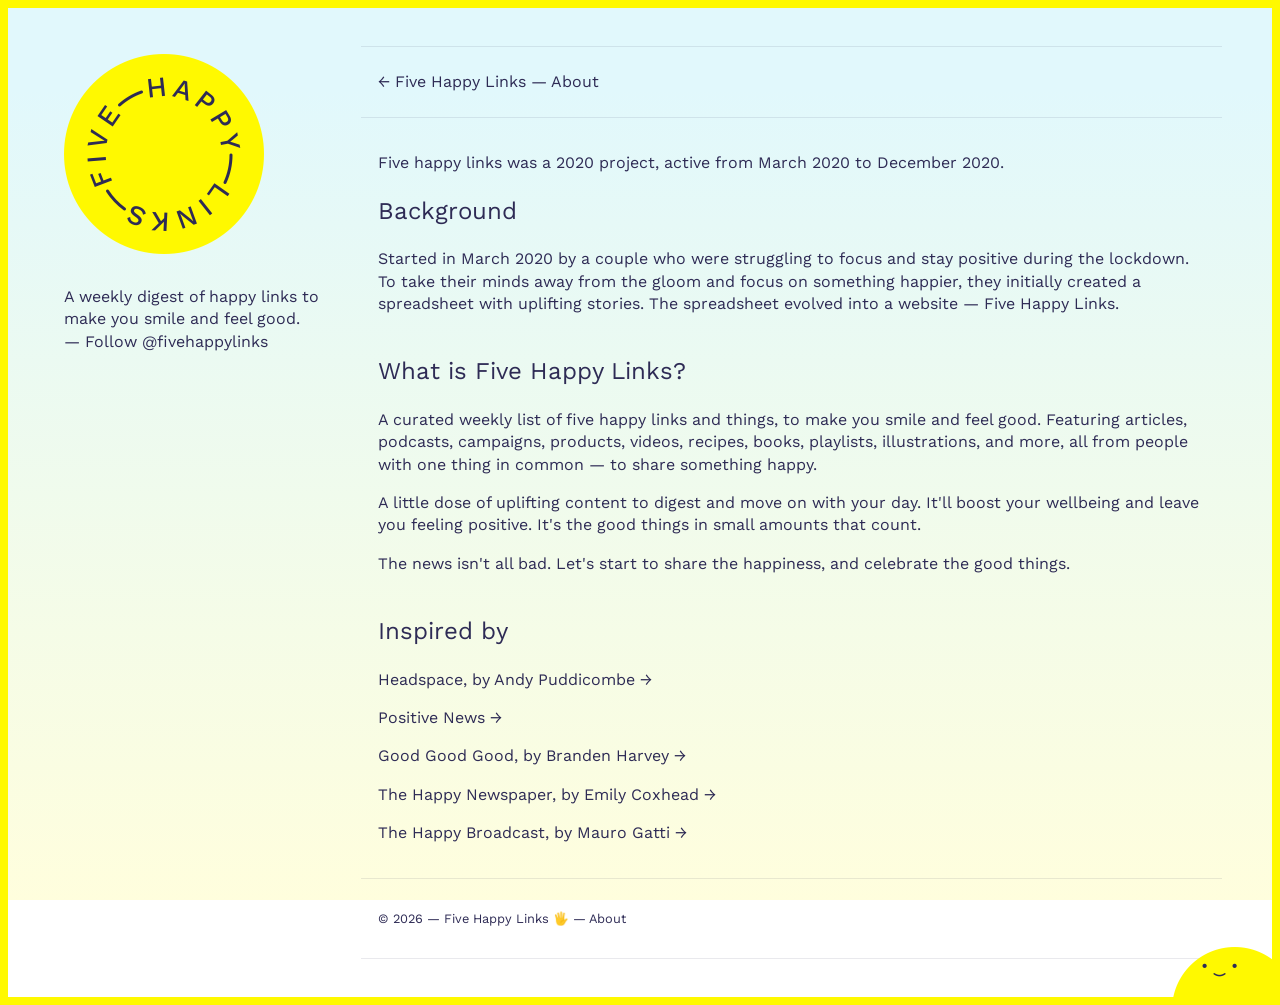
<file: about.html>
<!doctype html>
<html class="no-js" lang="">
<head>
    <meta charset="utf-8">
    <title>About — Five Happy Links — Weekly digest of happy links and things to make you smile and feel good</title>
    <meta name="description" content="A weekly digest of happy links to make you smile and feel good">
    <meta name="viewport" content="width=device-width, initial-scale=1">

    <link href="https://fivehappylinks.com" rel="canonical">

    <meta content="https://fivehappylinks.com" property="og:url">
    <meta content="website" property="og:type">
    <meta content="Five Happy Links" property="og:title">
    <meta content="A weekly digest of happy links to make you smile and feel good" property="og:description">
    <meta content="https://fivehappylinks.com/img/social.png" property="og:image">
    <meta content="1200" property="og:image:width">
    <meta content="630" property="og:image:height">
    <!-- twitter -->
    <meta name="twitter:card" content="summary_large_image">
    <meta name="twitter:site" content="@fivehappylinks">
    <meta name="twitter:creator" content="@fivehappylinks">
    <meta name="twitter:title" content="Five Happy Links">
    <meta name="twitter:description" content="A weekly digest of happy links to make you smile and feel good">
    <meta name="twitter:image" content="https://fivehappylinks.com/img/social.png">

    <!-- favicons -->
    <link rel="apple-touch-icon" sizes="180x180" href="apple-touch-icon.png">
    <link rel="icon" type="image/png" sizes="32x32" href="favicon-32x32.png">
    <link rel="icon" type="image/png" sizes="16x16" href="favicon-16x16.png">
    <link rel="manifest" href="site.webmanifest">
    <link rel="mask-icon" href="safari-pinned-tab.svg" color="#5bbad5">
    <meta name="msapplication-TileColor" content="#e1f8fc">
    <meta name="theme-color" content="#e1f8fc">

    <!-- css -->
    <link rel="stylesheet" href="css/normalize.css">
    <link rel="stylesheet" href="css/main.css">

    <!-- fonts -->
    <link href="https://fonts.googleapis.com/css2?family=Work+Sans&display=swap" rel="stylesheet">
</head>

<body>
    <!--[if IE]>
    <p class="browserupgrade">You are using an <strong>outdated</strong> browser. Please <a href="https://browsehappy.com/">upgrade your browser</a> to improve your experience and security.</p>
  <![endif]-->

    <div class="container">
        <!-- Main Content Row -->
        <div class="row">

           <div class="col-3-l">

               <div class="row">

                   <div class="col-2 col-3-sm col-12-l">
                       <div class="logo">
                           <a href="./" title="Five Happy Links Home Page"><img class="rotate" src="img/logo.png" onmouseover="this.src='img/logo-hover.png';" onmouseout="this.src='img/logo.png';" alt="Five Happy Links Logo"></a>

                       </div>
                   </div>

                   <div class="col-10 col-9-sm col-12-l">

                       <p>A weekly digest of happy links to make you smile and feel good.
                           <br>— Follow <a href="https://twitter.com/fivehappylinks" target="_blank" title="Follow Five Happy Links on Twitter">@fivehappylinks</a></p>

                   </div>

               </div>
           </div>

                
                    <div class="col-9-l">

                        <div class="link-header row">
                            <div class="col-12">
                                <p><a href="./" title="Return to the home page">&larr; Five Happy Links</a> — About</p>
                            </div>
		                    
                        </div>

                        <div class="content row">

                            <div class="col-12">
									<p>Five happy links was a 2020 project, active from March 2020 to December 2020.</p>
                                <h2>Background</h2>
								<p>Started in March 2020 by a couple who were struggling to focus and stay positive during the lockdown. To take their minds away from the gloom and focus on something happier, they initially created a spreadsheet with uplifting stories. The spreadsheet evolved into a website — Five Happy Links.</p>
								
							
								
								<h2 class="padding-top-20">What is Five Happy Links?</h2>
                                <p>A curated weekly list of five happy links and things, to make you smile and feel good. Featuring articles, podcasts, campaigns, products, videos, recipes, books, playlists, illustrations, and more, all from people with one thing in common — to share something happy.</p>
							
								<p>A little dose of uplifting content to digest and move on with your day. It'll boost your wellbeing and leave you feeling positive. It's the good things in small amounts that count.</p>
								
								<p>The news isn't all bad. Let's start to share the happiness, and celebrate the good things.</p>
									
								
								
               

                                <h2 class="padding-top-20">Inspired by</h2>
								<p><a href ="https://www.headspace.com/?ref=fivehappylinks.com" target="_blank">Headspace, by Andy Puddicombe &rarr;</a></p>
								<p><a href ="http://positive.news/?ref=fivehappylinks.com" target="_blank">Positive News &rarr;</a></p>
								<p><a href ="https://www.goodgoodgood.co/?ref=fivehappylinks.com" target="_blank">Good Good Good, by Branden Harvey &rarr;</a></p>
								<p><a href ="https://thehappynewspaper.com/?ref=fivehappylinks.com" target="_blank">The Happy Newspaper, by Emily Coxhead &rarr;</a></p>
								<p><a href ="https://www.thehappybroadcast.com/?ref=fivehappylinks.com" target="_blank">The Happy Broadcast, by Mauro Gatti &rarr;</a></p>

                                

                            </div>

                        </div>



						                                <!-- footer -->
						                                <div class="footer row">
						                                    <div class="col-12">
						                                        <small>&copy; <span id="year"></span> — Five Happy Links 🖐 — <a href="about.html" title="About Five Happy Links">About</a></small>
										
										
										
										
										
						                                    </div>
									
								
									
						                                </div>
						                                <!-- / footer -->
								
								
								

						                            </div>
						                            <!-- / Main Content Row -->
         
  		
		
 		
						        </div>
						        <!-- end container -->
 		
							<!-- smiley face -->
							<div class="face">
								<img class="move" src="img/face.png" width="100" height="50" alt="Five Happy Links Logo">
							</div>
							<!-- / smiley face -->

						        <!-- Scripts -->

						        <script src="js/vendor/modernizr-3.8.0.min.js"></script>
						        <script src="https://code.jquery.com/jquery-3.4.1.min.js" integrity="sha256-CSXorXvZcTkaix6Yvo6HppcZGetbYMGWSFlBw8HfCJo=" crossorigin="anonymous"></script>
						        <script>
						            window.jQuery || document.write('<script src="js/vendor/jquery-3.4.1.min.js"><\/script>')
						        </script>
						        <script src="js/plugins.js"></script>
						        <script src="js/render.js"></script>
						        <!--<script src="js/main.js"></script>-->
						        <!-- twitter -->
						        <script>
						            ! function(d, s, id) {
						                var js, fjs = d.getElementsByTagName(s)[0],
						                    p = /^http:/.test(d.location) ? 'http' : 'https';
						                if (!d.getElementById(id)) {
						                    js = d.createElement(s);
						                    js.id = id;
						                    js.src = p + '://platform.twitter.com/widgets.js';
						                    fjs.parentNode.insertBefore(js, fjs);
						                }
						            }(document, 'script', 'twitter-wjs');
						        </script>
						        <!-- Global site tag (gtag.js) - Google Analytics -->
						        <script async src="https://www.googletagmanager.com/gtag/js?id=UA-546243-7"></script>
						        <script>
						            window.dataLayer = window.dataLayer || [];

						            function gtag() {
						                dataLayer.push(arguments);
						            }
						            gtag('js', new Date());

						            gtag('config', 'UA-546243-7');
						        </script>

						        <!-- end Scripts -->

						</body>

						</html>
</file>
<file: css/main.css>
/*! HTML5 Boilerplate v7.3.0 | MIT License | https://html5boilerplate.com/ */

/* main.css 2.0.0 | MIT License | https://github.com/h5bp/main.css#readme */
/*
 * What follows is the result of much research on cross-browser styling.
 * Credit left inline and big thanks to Nicolas Gallagher, Jonathan Neal,
 * Kroc Camen, and the H5BP dev community and team.
 */

/* ==========================================================================
   Base styles: opinionated defaults
   ========================================================================== */
html {
  color: #2E2B55; /* dark blue*/
  font-size: 0.95em;
  line-height: 1.4;
  font-family: 'Work Sans', arial, sans-serif;
background: rgb(225,248,252);
background: linear-gradient(0deg, rgba(255,254,221,1) 0%, rgba(225,248,252,1) 90%);
background-attachment:fixed;
}

body {border:4px solid #fff900;position:relative;height:100%;}


::-moz-selection {background: #FFF900;text-shadow: none;}

::selection {background: #FFF900;text-shadow: none;}

hr {
  display: block;
  height: 1px;
  border: 0;
  border-top: 1px solid rgba(46, 43, 85, .1);
  margin: 1em 0;
  padding: 0;
}

audio,
canvas,
iframe,
img,
svg,
video {vertical-align: middle;}

fieldset {border: 0;margin: 0;padding: 0;}
textarea {resize: vertical;}
a:focus { outline: 2px dotted #2E2B55; }

.browserupgrade {
  margin: 0.2em 0;
  background: #FFF900;
  color: #2E2B55;
  padding: 0.2em 0;
}

img{max-width: 100%;height: auto;width: auto\9; /* ie8 */}
a img{max-width: 100%;height: auto;width: auto\9; /* ie8 */}

h2 {font-weight:normal;padding:0px;}
.padding-top-20 {padding-top:20px;}

/* ==========================================================================
   CUSTOM STYLES
   ========================================================================== */

a {color:#2E2B55;text-decoration:none;
	  } /* dark blue*/
a:hover {background-color:#fff900;color:#2E2B55;} /* yellow */


#happy-links,
#featured-links {
  transition: opacity 150ms ease;
}


#happy-links.is-updating,
#featured-links.is-updating {
  opacity: 0.2;
  pointer-events: none;
}

@media (prefers-reduced-motion: reduce) {
  #happy-links,
  #featured-links {
    transition: none;
  }
}


.link-header {
	border-top:1px solid rgba(46, 43, 85, .1); /* dark blue*/
}

.link-header, .happy-link, .content, .feature:first-child, .feature:nth-child(2), .footer, .previous-link {border-bottom:1px solid rgba(46, 43, 85, .1);}
.happy-link, .content {padding:10px 0;}
	
	.previous-link {padding:0px 0 10px;}
	
	.happy-link p, .previous-link p {margin:0;}
	
	.happy-link .link-title, .happy-link .link-number, .happy-link .link-arrow {font-size:1.4em;}
	.previous-link .link-title, .previous-link .link-number{font-size:1em;}
	.link-title a, .link-arrow a, footer a, .feature-title a {text-decoration:none;}

	.last-week {padding-top:0px;}
	
	.feature-title {font-size:1.2em;}
	.feature:first-child, .feature:nth-child(2) {padding-bottom:20px;}
	
	.link-source {opacity:0.6;}
	p.link-source  {margin-top:10px}
	.previous-link p.link-source {margin-top:0px}
	
	.link-source a {background:none;text-decoration:none;}
	.link-source a:hover {background:none;text-decoration:underline;}
	
	.link-arrow a:hover {background:none;}
		/*.link-source::before {content:"— ";}*/
	.textalign-right {text-align:right;}
	.fixed {position:fixed;}
	
	.logo {max-width:200px;}
	.logo img:hover {}
	.description {}
		
		.newtag {color:#fff;background-color:#34c7ff;padding:2px 8px 3px;margin-left:6px;font-size:0.9em;}
		.rounded { -webkit-border-radius: 12px; -moz-border-radius: 12px;border-radius: 12px; }
		
		.newtag a {background:none;text-decoration:none;color:#ffffff;}
		.newtag a:hover {background:none;text-decoration:underline;}
		.randomise-link {display:inline-flex;align-items:center;gap:4px;vertical-align:middle;}
		.randomise-icon {display:block;width:12px;height:12px;flex-shrink:0;}
	
	p.tag {padding:2px 0px;display:inline-block;margin-bottom:10px;border-bottom:1px solid rgba(46, 43, 85, 1);}
	p.border {padding:10px 20px;display:inline-block;margin-top:10px;margin-bottom:10px;border-radius:40px;border:1px solid rgba(46, 43, 85, .1);}
	.footer {padding:20px 0;position:relative;}
	.footer a {text-decoration:none;}
	
	.face {position:absolute;bottom:0px;right:0px;width:100px;height:50px;margin:0 0 0px 0}
	
	.rotate {
	    -webkit-animation:spin 60s linear infinite;
	    -moz-animation:spin 60s linear infinite;
	    animation:spin 60s linear infinite;
	}
	@-moz-keyframes spin { 100% { -moz-transform: rotate(360deg); } }
	@-webkit-keyframes spin { 100% { -webkit-transform: rotate(360deg); } }
	@keyframes spin { 100% { -webkit-transform: rotate(360deg); transform:rotate(360deg); } }
	
	
	.move:hover {
		animation: bounce 1s infinite;
		-webkit-animation: bounce 1s infinite;
		-moz-animation: bounce 1s infinite;
		-o-animation: bounce 1s infinite;
	}
	@-webkit-keyframes bounce {
		0%, 20%, 50%, 80%, 100% {-webkit-transform: translateX(0);}
		40% {-webkit-transform: translateX(-8px);}
		60% {-webkit-transform: translateX(-4px);}
	}
	@-moz-keyframes bounce {
		0%, 20%, 50%, 80%, 100% {-moz-transform: translateY(0);}
		40% {-moz-transform: translateY(-8px);}
		60% {-moz-transform: translateY(-4px);}
	}
	@-o-keyframes bounce {
		0%, 20%, 50%, 80%, 100% {-o-transform: translateY(0);}
		40% {-o-transform: translateY(-8px);}
		60% {-o-transform: translateY(-4px);}
	}
	@keyframes bounce {
		0%, 20%, 50%, 80%, 100% {transform: translateX(0);}
		40% {transform: translateX(8px);}
		60% {transform: translateX(4px);}
	}
	

	/* ==========================================================================
	   DARK MODE
	   ========================================================================== */
	@media (prefers-color-scheme: dark) {
	 html {color: #f0f0f0; 
	 background: rgb(19,17,44);
	 background: linear-gradient(0deg, rgba(15,69,78,1) 0%, rgba(34,32,53,1) 90%);
 }
	 a {color:#f0f0f0;}
	 a:focus { outline: 2px dotted #f0f0f0; }
	 a:hover {color:#2E2B55;}
	 .link-header {
	 	border-top:1px solid rgba(255, 255, 255, .15);
	 }
	 
	 p.border {border:1px solid rgba(255, 255, 255, .15);}
	 .link-header, .happy-link, .content, .feature:first-child, .feature:nth-child(2), .footer, .previous-link  {border-bottom:1px solid rgba(255, 255, 255, .15);}
	 p.tag {border-bottom:1px solid #f0f0f0;}
	 .link-source a:hover {color:#fff;}
	}
	
	
/* ==========================================================================
   GRID STYLES
   ========================================================================== */

	.container {
	  width: 90%;
	  margin-left: auto;
	  margin-right: auto;
	  margin-top:10px;
	  margin-bottom:30px;
	}

	.row {
	  position: relative;
	  width: 100%;
	}

	.row [class^="col"] {
	  float: left;
	  margin: 0.5rem 2%;
	  min-height: 0.125rem;
	}

	.col-1,
	.col-2,
	.col-3,
	.col-4,
	.col-5,
	.col-6,
	.col-7,
	.col-8,
	.col-9,
	.col-10,
	.col-11,
	.col-12 {
	  width: 96%;
	}

	.col-1-sm {
	  width: 4.33%;
	}

	.col-2-sm {
	  width: 12.66%;
	}

	.col-3-sm {
	  width: 21%;
	}

	.col-4-sm {
	  width: 29.33%;
	}

	.col-5-sm {
	  width: 37.66%;
	}

	.col-6-sm {
	  width: 46%;
	}

	.col-7-sm {
	  width: 54.33%;
	}

	.col-8-sm {
	  width: 62.66%;
	}

	.col-9-sm {
	  width: 71%;
	}

	.col-10-sm {
	  width: 79.33%;
	}

	.col-11-sm {
	  width: 87.66%;
	}

	.col-12-sm {
	  width: 96%;
	}

	.row::after {
		content: "";
		display: table;
		clear: both;
	}

	.hidden-sm {
	  display: none;
	}



	@media only screen and (min-width: 720px) {  /* 720px */
	  .col-1 {
	    width: 4.33%;
	  }

	  .col-2 {
	    width: 12.66%;
	  }

	  .col-3 {
	    width: 21%;
	  }

	  .col-4 {
	    width: 29.33%;
	  }

	  .col-5 {
	    width: 37.66%;
	  }

	  .col-6 {
	    width: 46%;
	  }

	  .col-7 {
	    width: 54.33%;
	  }

	  .col-8 {
	    width: 62.66%;
	  }

	  .col-9 {
	    width: 71%;
	  }

	  .col-10 {
	    width: 79.33%;
	  }

	  .col-11 {
	    width: 87.66%;
	  }

	  .col-12 {
	    width: 96%;
	  }
	  .hidden-sm {
	    display: inline-block;
	  }

	.feature:first-child, .feature:nth-child(2) {border-bottom:none;padding-bottom:0px;}
	}

	@media only screen and (min-width: 840px) { /* 960px */
	  
		html {font-size: 1em;}
		body {border:8px solid #fff900;}
	  .container {width: 96%;margin-top:30px; max-width:1800px;}
	  
	  .col-3-l {
	    width: 21%;position:fixed;max-width:400px;
	  }
	  .col-9-l {
	    width: 71%;margin-left:27% !important;max-width:1200px;
	  }
	  .col-12-l {
	    width: 96%;
	  }
	  
  	.happy-link .link-title, .happy-link .link-number, .happy-link .link-arrow {font-size:1.8em;}
  	.previous-link .link-title, .previous-link .link-number{font-size:1em;}
	  .feature-title {font-size:1.2em;}
	.happy-link {padding:30px 0;}
	.previous-link {padding:0px 0 30px;}
	.last-week {padding-top:20px;}
	}


/* ==========================================================================
   Helper classes
   ========================================================================== */

/*
 * Hide visually and from screen readers
 */

.hidden {
  display: none !important;
}

/*
* Hide only visually, but have it available for screen readers:
* https://snook.ca/archives/html_and_css/hiding-content-for-accessibility
*
* 1. For long content, line feeds are not interpreted as spaces and small width
*    causes content to wrap 1 word per line:
*    https://medium.com/@jessebeach/beware-smushed-off-screen-accessible-text-5952a4c2cbfe
*/

.sr-only {
  border: 0;
  clip: rect(0, 0, 0, 0);
  height: 1px;
  margin: -1px;
  overflow: hidden;
  padding: 0;
  position: absolute;
  white-space: nowrap;
  width: 1px;
  /* 1 */
}

/*
* Extends the .sr-only class to allow the element
* to be focusable when navigated to via the keyboard:
* https://www.drupal.org/node/897638
*/

.sr-only.focusable:active,
.sr-only.focusable:focus {
  clip: auto;
  height: auto;
  margin: 0;
  overflow: visible;
  position: static;
  white-space: inherit;
  width: auto;
}

/*
* Hide visually and from screen readers, but maintain layout
*/

.invisible {
  visibility: hidden;
}

/*
* Clearfix: contain floats
*
* For modern browsers
* 1. The space content is one way to avoid an Opera bug when the
*    `contenteditable` attribute is included anywhere else in the document.
*    Otherwise it causes space to appear at the top and bottom of elements
*    that receive the `clearfix` class.
* 2. The use of `table` rather than `block` is only necessary if using
*    `:before` to contain the top-margins of child elements.
*/

.clearfix:before,
.clearfix:after {
  content: " ";
  /* 1 */
  display: table;
  /* 2 */
}

.clearfix:after {
  clear: both;
}

/* ==========================================================================
   EXAMPLE Media Queries for Responsive Design.
   These examples override the primary ('mobile first') styles.
   Modify as content requires.
   ========================================================================== */

@media only screen and (min-width: 35em) {
  /* Style adjustments for viewports that meet the condition */
}

@media print,
  (-webkit-min-device-pixel-ratio: 1.25),
  (min-resolution: 1.25dppx),
  (min-resolution: 120dpi) {
  /* Style adjustments for high resolution devices */
}

/* ==========================================================================
   Print styles.
   Inlined to avoid the additional HTTP request:
   https://www.phpied.com/delay-loading-your-print-css/
   ========================================================================== */

@media print {
  *,
  *:before,
  *:after {
    background: transparent !important;
    color: #000 !important;
    /* Black prints faster */
    box-shadow: none !important;
    text-shadow: none !important;
  }
  a,
  a:visited {
    text-decoration: underline;
  }
  a[href]:after {
    content: " (" attr(href) ")";
  }
  abbr[title]:after {
    content: " (" attr(title) ")";
  }
  /*
     * Don't show links that are fragment identifiers,
     * or use the `javascript:` pseudo protocol
     */
  a[href^="#"]:after,
  a[href^="javascript:"]:after {
    content: "";
  }
  pre {
    white-space: pre-wrap !important;
  }
  pre,
  blockquote {
    border: 1px solid #999;
    page-break-inside: avoid;
  }
  /*
     * Printing Tables:
     * https://web.archive.org/web/20180815150934/http://css-discuss.incutio.com/wiki/Printing_Tables
     */
  thead {
    display: table-header-group;
  }
  tr,
  img {
    page-break-inside: avoid;
  }
  p,
  h2,
  h3 {
    orphans: 3;
    widows: 3;
  }
  h2,
  h3 {
    page-break-after: avoid;
  }
}
</file>
